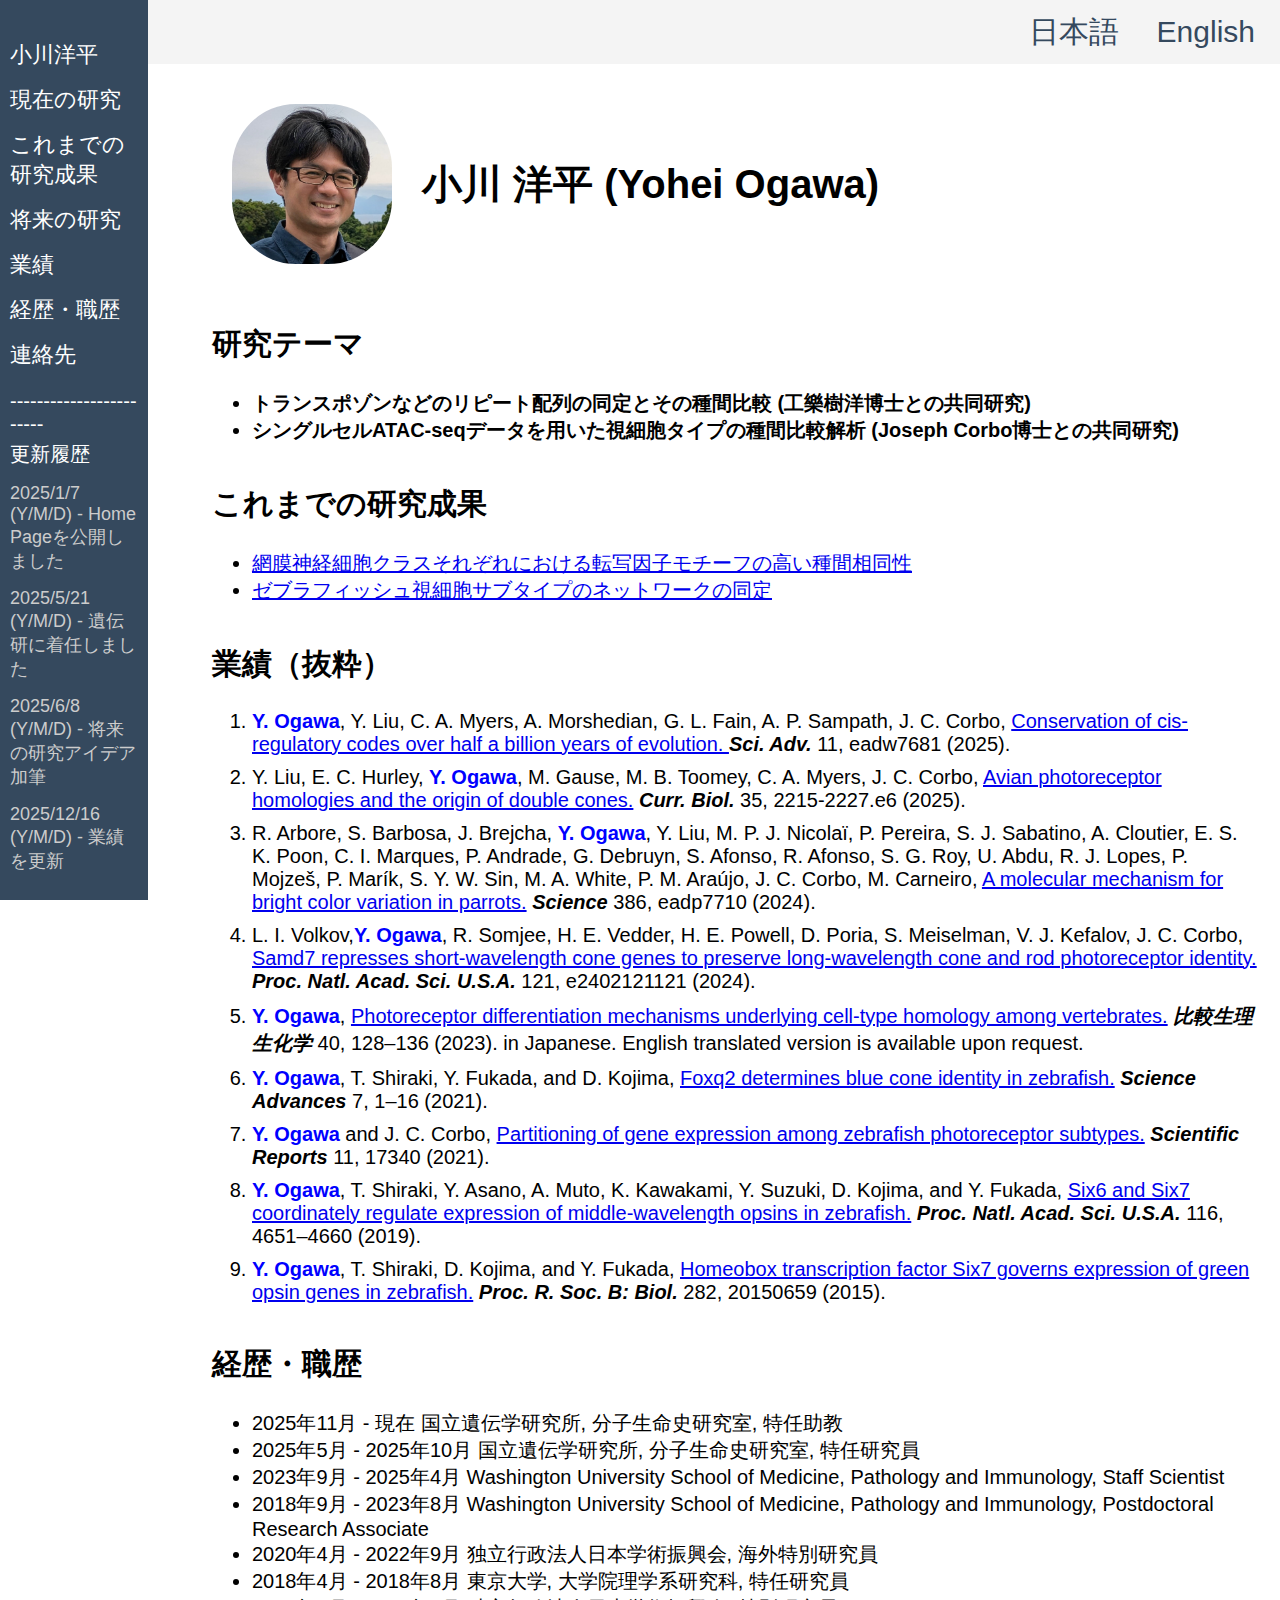
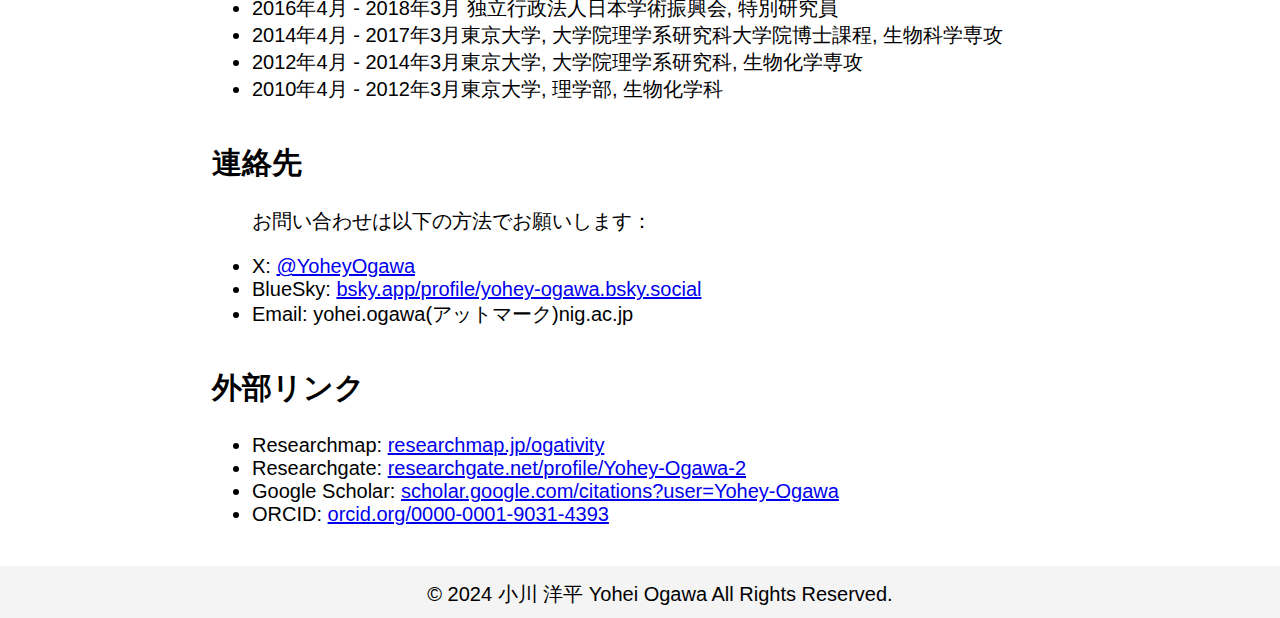
<file: index.html>
<!DOCTYPE html>
<html lang="ja">
<head>
    <meta charset="UTF-8">
    <meta name="viewport" content="width=device-width, initial-scale=1.0">
    <title> Yohey Ogawa (小川 洋平) </title>

    <!-- 外部CSSファイルの読み込み -->
    <link rel="stylesheet" href="style_v2.css">

</head>

<body>

    <div class="language-switch">
        <a href="#" onclick="switchLanguage('ja')">日本語</a>
        <a href="#" onclick="switchLanguage('en')">English</a>
        <!-- mobile-header を直下に移動 -->
        <div class="mobile-header">
            <div lang="ja">
                <a href="#" onclick="toggleNav()">目次</a>
            </div>
            <div lang="en" style="display: none;">
                <a href="#" onclick="toggleNav()">menu</a>
            </div>
        </div>
    </div>

    <nav>
        <ul>
            <div lang="ja">
                <li><a href="#overview">小川洋平</a></li>
                <li><a href="#current">現在の研究</a></li>
                <li><a href="research.html">これまでの研究成果</a></li>
                <li><a href="futureresearch.html">将来の研究</a></li>
                <li><a href="#publications">業績</a></li>
                <li><a href="#career">経歴・職歴</a></li>
                <li><a href="#contact">連絡先</a></li>
            </div>
            <div lang="en">
                <li><a href="#overview">Yohei Ogawa</a></li>
                <li><a href="#current">Current Research</a></li>
                <li><a href="research.html?lang=en">Previous Research</a></li>
                <li><a href="futureresearch.html?lang=en">Future Research as Independent Researcher</a></li>
                <li><a href="#publications">Publications</a></li>
                <li><a href="#career">Career</a></li>
                <li><a href="#contact">Contact</a></li>
            </div>
        </ul>
        <!-- 更新履歴のプレースホルダー -->
        <div class="update-history">
            <p style="text-indent: 0em;">------------------------</p>
            <p lang="ja" style="text-indent: 0em;">更新履歴</p>
            <p lang="en" style="display: none;text-indent: 0em;">Update History</p>
            <ul id="update-list"></ul>
        </div>
    </nav>

    <main>

        <section id="overview">
            <header>
                <!-- プロフィール画像とタイトルを横並びに配置 -->
                <div class="header-content">
                    <img src="./media_file/photo/Yohei_Ogawa.jpeg" alt="プロフィール画像" class="profile-image">
                    <h1>小川 洋平 (Yohei Ogawa)</h1>
                </div>
                <!--<p class="sub-title">生物科学研究者</p>-->
            </header>
    
        </section>

        <section id="current">
            <div lang="ja">
               <h2>研究テーマ</h2>
               <ul>
                    <li><b>トランスポゾンなどのリピート配列の同定とその種間比較 (工樂樹洋博士との共同研究)</b></li>
                    <li><b>シングルセルATAC-seqデータを用いた視細胞タイプの種間比較解析 (Joseph Corbo博士との共同研究)</b></li>
                </ul>

            </div>
            <div lang="en">
                <h2>Research Themes</h2>
                 <ul>
                    <li><b>Interspecies comparison of interspersed repeats and simple repeats (in collaboration with Dr. Shigehiro Kuraku)</b></li>
                    <li><b>Comparative analysis of photoreceptor cell types using single-cell ATAC-seq data (in collaboration with Dr. Joseph Corbo)</b></li>
                </ul>
             </div>
        </section>

            <div lang="ja">
               <h2>これまでの研究成果</h2>
               <ul>
                   <li><a href="research.html#atac">網膜神経細胞クラスそれぞれにおける転写因子モチーフの高い種間相同性</a></li>
                    <li><a href="research.html#zebrafish">ゼブラフィッシュ視細胞サブタイプのネットワークの同定</a></li>
                </ul>
            </div>
            <div lang="en">
               <h2>Previous Research</h2>
               <ul>
                   <li><a href="research.html?lang=en#atac">Deep interspecies conservation of transcription factor motifs in retinal cell classes</a></li>
                    <li><a href="research.html?lang=en#zebrafish">Identification of transcriptional network in zebrafish photoreceptors</a></li>
                </ul>
            </div>
        
        <section id="publications">
            <div lang="ja">
                <h2>業績（抜粋）</h2>
                <ol>
                    <li style="margin-top: 10px;">
                        <span style="color: blue;"><b>Y. Ogawa</b></span>, Y. Liu, C. A. Myers, A. Morshedian, G. L. Fain, A. P. Sampath, J. C. Corbo, 
                        <a href="https://doi.org/10.1126/sciadv.adw7681"> Conservation of cis-regulatory codes over half a billion years of evolution. </a> 
                        <b><i>Sci. Adv.</i></b> 11, eadw7681 (2025).
                    </li>
                    <li style="margin-top: 10px;">
                        Y. Liu, E. C. Hurley, <span style="color: blue;"><b>Y. Ogawa</b></span>, M. Gause, M. B. Toomey, C. A. Myers, J. C. Corbo, 
                        <a href="https://doi.org/10.1016/j.cub.2025.02.040">Avian photoreceptor homologies and the origin of double cones.</a>
                        <i><b>Curr. Biol.</b></i> 35, 2215-2227.e6 (2025).
                    </li>
                    <li style="margin-top: 10px;">
                        R. Arbore, S. Barbosa, J. Brejcha, <span style="color: blue;"><b>Y. Ogawa</b></span>, Y. Liu, M. P. J. Nicolaï, P. Pereira, S. J. Sabatino, A. Cloutier, E. S. K. Poon, C. I. Marques, P. Andrade, G. Debruyn, S. Afonso, R. Afonso, S. G. Roy, U. Abdu, R. J. Lopes, P. Mojzeš, P. Marík, S. Y. W. Sin, M. A. White, P. M. Araújo, J. C. Corbo, M. Carneiro, 
                        <a href="https://doi.org/10.1126/science.adp7710"> A molecular mechanism for bright color variation in parrots.</a> 
                        <i><b>Science</b></i> 386, eadp7710 (2024).
                    </li>
                    <li style="margin-top: 10px;">
                    L. I. Volkov,<span style="color: blue;"><b>Y. Ogawa</b></span>, R. Somjee, H. E. Vedder, H. E. Powell, D. Poria, S. Meiselman, V. J. Kefalov, J. C. Corbo, 
                    <a href="https://doi.org/10.1073/pnas.2402121121"> Samd7 represses short-wavelength cone genes to preserve long-wavelength cone and rod photoreceptor identity.</a>
                    <i><b>Proc. Natl. Acad. Sci. U.S.A.</b></i> 121, e2402121121 (2024).
                    </li>
                    <li style="margin-top: 10px;">
                        <span style="color: blue;"><b>Y. Ogawa</b></span>, 
                        <a href="https://doi.org/10.3330/hikakuseiriseika.40.128"> Photoreceptor differentiation mechanisms underlying cell-type homology among vertebrates.</a>
                        <i><b>比較生理生化学</b></i> 40, 128–136 (2023). in Japanese. English translated version is available upon request.
                    </li>
                    <li style="margin-top: 10px;">
                        <span style="color: blue;"><b>Y. Ogawa</b></span>, T. Shiraki, Y. Fukada, and D. Kojima, 
                    <a href="https://doi.org/10.1126/sciadv.abi9784">Foxq2 determines blue cone identity in zebrafish.</a>  
                    <i><b>Science Advances</b></i> 7, 1–16 (2021).   
                    </li>
                    <li style="margin-top: 10px;">
                        <span style="color: blue;"><b>Y. Ogawa</b></span> and J. C. Corbo,  
                        <a href="https://doi.org/10.1038/s41598-021-96837-z">Partitioning of gene expression among zebrafish photoreceptor subtypes.</a>  
                        <i><b>Scientific Reports</b></i> 11, 17340 (2021). 
                    </li>
                    <li style="margin-top: 10px;">
                        <span style="color: blue;"><b>Y. Ogawa</b></span>, T. Shiraki, Y. Asano, A. Muto, K. Kawakami, Y. Suzuki, D. Kojima, and Y. Fukada, 
                        <a href="https://doi.org/10.1073/pnas.1812884116">Six6 and Six7 coordinately regulate expression of middle-wavelength opsins in zebrafish.</a>  
                        <i><b>Proc. Natl. Acad. Sci. U.S.A.</b></i> 116, 4651–4660 (2019). 
                    </li>
                    <li style="margin-top: 10px;">
                        <span style="color: blue;"><b>Y. Ogawa</b></span>, T. Shiraki, D. Kojima, and Y. Fukada, 
                        <a href="https://doi.org/10.1098/rspb.2015.0659 ">Homeobox transcription factor Six7 governs expression of green opsin genes in zebrafish.</a>  
                        <i><b> Proc. R. Soc. B: Biol. </b></i> 282, 20150659 (2015).
                    </li>
                </ol>
            </div>
            <div lang="en">
                <h2>Selected Publications</h2>
                <ol>
                    <li style="margin-top: 10px;">
                        <span style="color: blue;"><b>Y. Ogawa</b></span>, Y. Liu, C. A. Myers, A. Morshedian, G. L. Fain, A. P. Sampath, J. C. Corbo, 
                        <a href="https://doi.org/10.1126/sciadv.adw7681"> Conservation of cis-regulatory codes over half a billion years of evolution. </a> 
                        <b><i>Sci. Adv.</i></b> 11, eadw7681 (2025).
                    </li>
                    <li style="margin-top: 10px;">
                        Y. Liu, E. C. Hurley, <span style="color: blue;"><b>Y. Ogawa</b></span>, M. Gause, M. B. Toomey, C. A. Myers, J. C. Corbo, 
                        <a href="https://doi.org/10.1016/j.cub.2025.02.040">Avian photoreceptor homologies and the origin of double cones.</a>
                        <i><b>Curr. Biol.</b></i> 35, 2215-2227.e6 (2025).
                    </li>
                    <li style="margin-top: 10px;">
                        R. Arbore, S. Barbosa, J. Brejcha, <span style="color: blue;"><b>Y. Ogawa</b></span>, Y. Liu, M. P. J. Nicolaï, P. Pereira, S. J. Sabatino, A. Cloutier, E. S. K. Poon, C. I. Marques, P. Andrade, G. Debruyn, S. Afonso, R. Afonso, S. G. Roy, U. Abdu, R. J. Lopes, P. Mojzeš, P. Marík, S. Y. W. Sin, M. A. White, P. M. Araújo, J. C. Corbo, M. Carneiro, 
                        <a href="https://doi.org/10.1126/science.adp7710"> A molecular mechanism for bright color variation in parrots.</a> 
                        <i><b>Science</b></i> 386, eadp7710 (2024).
                    </li>
                    <li style="margin-top: 10px;">
                    L. I. Volkov,<span style="color: blue;"><b>Y. Ogawa</b></span>, R. Somjee, H. E. Vedder, H. E. Powell, D. Poria, S. Meiselman, V. J. Kefalov, J. C. Corbo, 
                    <a href="https://doi.org/10.1073/pnas.2402121121"> Samd7 represses short-wavelength cone genes to preserve long-wavelength cone and rod photoreceptor identity.</a>
                    <i><b>Proc. Natl. Acad. Sci. U.S.A.</b></i> 121, e2402121121 (2024).
                    </li>
                    <li style="margin-top: 10px;">
                        <span style="color: blue;"><b>Y. Ogawa</b></span>, T. Shiraki, Y. Fukada, and D. Kojima, 
                    <a href="https://doi.org/10.1126/sciadv.abi9784">Foxq2 determines blue cone identity in zebrafish.</a>  
                    <i><b>Science Advances</b></i> 7, 1–16 (2021).   
                    </li>
                    <li style="margin-top: 10px;">
                        <span style="color: blue;"><b>Y. Ogawa</b></span> and J. C. Corbo,  
                        <a href="https://doi.org/10.1038/s41598-021-96837-z">Partitioning of gene expression among zebrafish photoreceptor subtypes.</a>  
                        <i><b>Scientific Reports</b></i> 11, 17340 (2021). 
                    </li>
                    <li style="margin-top: 10px;">
                        <span style="color: blue;"><b>Y. Ogawa</b></span>, T. Shiraki, Y. Asano, A. Muto, K. Kawakami, Y. Suzuki, D. Kojima, and Y. Fukada, 
                        <a href="https://doi.org/10.1073/pnas.1812884116">Six6 and Six7 coordinately regulate expression of middle-wavelength opsins in zebrafish.</a>  
                        <i><b>Proc. Natl. Acad. Sci. U.S.A.</b></i> 116, 4651–4660 (2019). 
                    </li>
                    <li style="margin-top: 10px;">
                        <span style="color: blue;"><b>Y. Ogawa</b></span>, T. Shiraki, D. Kojima, and Y. Fukada, 
                        <a href="https://doi.org/10.1098/rspb.2015.0659 ">Homeobox transcription factor Six7 governs expression of green opsin genes in zebrafish.</a>  
                        <i><b> Proc. R. Soc. B: Biol. </b></i> 282, 20150659 (2015).
                    </li>
                </ol>
            </div>
        </section>

        <section id="career">
            <div lang="ja">
                <h2>経歴・職歴</h2>
                <ul>
                    <li>
                        2025年11月 - 現在 国立遺伝学研究所, 分子生命史研究室, 特任助教
                    </li>
                    <li>
                        2025年5月 - 2025年10月 国立遺伝学研究所, 分子生命史研究室, 特任研究員
                    </li>
                    <li>
                        2023年9月 - 2025年4月 Washington University School of Medicine, Pathology and Immunology, Staff Scientist 
                    </li>
                    <li>
                        2018年9月 - 2023年8月 Washington University School of Medicine, Pathology and Immunology, Postdoctoral Research Associate 
                    </li>
                    <li>
                        2020年4月 - 2022年9月 独立行政法人日本学術振興会, 海外特別研究員 
                    </li>
                    <li>
                        2018年4月 - 2018年8月 東京大学, 大学院理学系研究科, 特任研究員
                    </li>
                    <li>
                        2016年4月 - 2018年3月 独立行政法人日本学術振興会, 特別研究員
                    </li>
                    <li>2014年4月 - 2017年3月東京大学, 大学院理学系研究科大学院博士課程, 生物科学専攻 </li>
                    <li>
                        2012年4月 - 2014年3月東京大学, 大学院理学系研究科, 生物化学専攻
                    </li>
                    <li> 
                        2010年4月 - 2012年3月東京大学, 理学部, 生物化学科
                    </li>
                </ul>
            </div>
            <div lang="en">
                <h2>Career</h2>
                <ul>
                    <li>
                        2025 Nov-Present, <b>Project Assistant Professor</b><br>
                        National Institue of Genetics, Molecular Life History Laboratory, Mishima, Japan
                    </li>
                    <li style="margin-top: 0.5em;">
                        2025 May-Oct, <b>Project Researcher</b><br>
                        National Institue of Genetics, Molecular Life History Laboratory, Mishima, Japan
                    </li>
                    <li style="margin-top: 0.5em;">
                        2023 Sept-2025 Apr, <b>Staff Scientist</b><br>
                        Washington University School of Medicine, Department of Pathology and Immunology, St. Louis, USA
                    </li>
                    <li style="margin-top: 0.5em;">
                        2018 Sept-2023 Aug, <b>Postdoctoral Research Associate</b><br>
                        Washington University School of Medicine, Department of Pathology and Immunology, St. Louis, USA
                    </li>
                    <li style="margin-top: 0.5em;">
                        2018 Apr-Aug, <b>Postdoctoral Fellow</b><br>
                        University of Tokyo, Department of Biological Sciences, Tokyo, JAPAN
                    </li>
                    <li style="margin-top: 0.5em;">
                        2017 Apr-2018 Mar, <b>Research Fellow (Postdoctoral) of Japan Society for the Promotion of Science</b><br>
                        University of Tokyo, Department of Biological Sciences, Tokyo, JAPAN
                    </li>
                    <li style="margin-top: 0.5em;">
                        2012-2017, <b>Graduate student</b><br>
                        The University of Tokyo, Graduate School of Science, Department of Biological Sciences, Tokyo, JAPAN
                    </li>
                    <li style="margin-top: 0.5em;">
                        2008-2012, <b>Undergraduate student</b><br>
                        The University of Tokyo, Faculty of Science, Department of Biophysics and Biochemistry, Tokyo, JAPAN
                    </li>
                </ul>
            </div>
        </section>

        <section id="contact">
            <div lang="ja">
                <h2>連絡先</h2>
                <p>お問い合わせは以下の方法でお願いします：</p>
                <ul>
                    <li>X: <a href="https://x.com/YoheyOgawa" target="_blank">@YoheyOgawa</a></li>
                    <li>BlueSky: <a href="https://bsky.app/profile/yohey-ogawa.bsky.social" target="_blank">bsky.app/profile/yohey-ogawa.bsky.social</a></li>
                    <li>Email: <span class="email">yohei.ogawa(アットマーク)nig.ac.jp</span></li>
                </ul>
            </div>
            <div lang="en" style="display: none;">
                <h2>Contact</h2>
                <p>You can reach me through the following methods:</p>
                <ul>
                    <li>X: <a href="https://x.com/YoheyOgawa" target="_blank">@YoheyOgawa</a></li>
                    <li>BlueSky: <a href="https://bsky.app/profile/yohey-ogawa.bsky.social" target="_blank">bsky.app/profile/yohey-ogawa.bsky.social</a></li>
                    <li>Email: <span class="email">yohei.ogawa(アットマーク)nig.ac.jp</span></li>
                </ul>
            </div>
        </section>

        <section id="external-links">
            <div lang="ja" style="display: none;">
                <h2>外部リンク</h2>
                <ul>
                    <li>Researchmap: <a href="https://researchmap.jp/ogativity" target="_blank"> researchmap.jp/ogativity</a></li>
                    <li>Researchgate: <a href="https://www.researchgate.net/profile/Yohey-Ogawa-2" target="_blank">researchgate.net/profile/Yohey-Ogawa-2</a></li>
                    <li>Google Scholar: <a href="https://scholar.google.com/citations?user=TaOYI3QAAAAJ&hl=ja&oi=sra" target="_blank">scholar.google.com/citations?user=Yohey-Ogawa</a></li>
                    <li>ORCID: <a href="https://orcid.org/0000-0001-9031-4393" target="_blank">orcid.org/0000-0001-9031-4393</a></li>
                </ul>
            </div>
            <div lang="en" style="display: none;">
                <h2>External Links</h2>
                <ul>
                    <li>Researchmap: <a href="https://researchmap.jp/ogativity" target="_blank"> researchmap.jp/ogativity</a></li>
                    <li>Researchgate: <a href="https://www.researchgate.net/profile/Yohey-Ogawa-2" target="_blank">researchgate.net/profile/Yohey-Ogawa-2</a></li>
                    <li>Google Scholar: <a href="https://scholar.google.com/citations?user=TaOYI3QAAAAJ&hl=ja&oi=sra" target="_blank">scholar.google.com/citations?user=Yohey-Ogawa</a></li>
                    <li>ORCID: <a href="https://orcid.org/0000-0001-9031-4393" target="_blank">orcid.org/0000-0001-9031-4393</a></li>
                </ul>
            </div>
        </section>
    </main>

    <footer>
        <p>&copy; 2024 小川 洋平 Yohei Ogawa All Rights Reserved.</p>
    </footer>

    <!-- java scriptの読み込み -->
    <script src="script.js" defer></script>

</body>
</html>
</file>
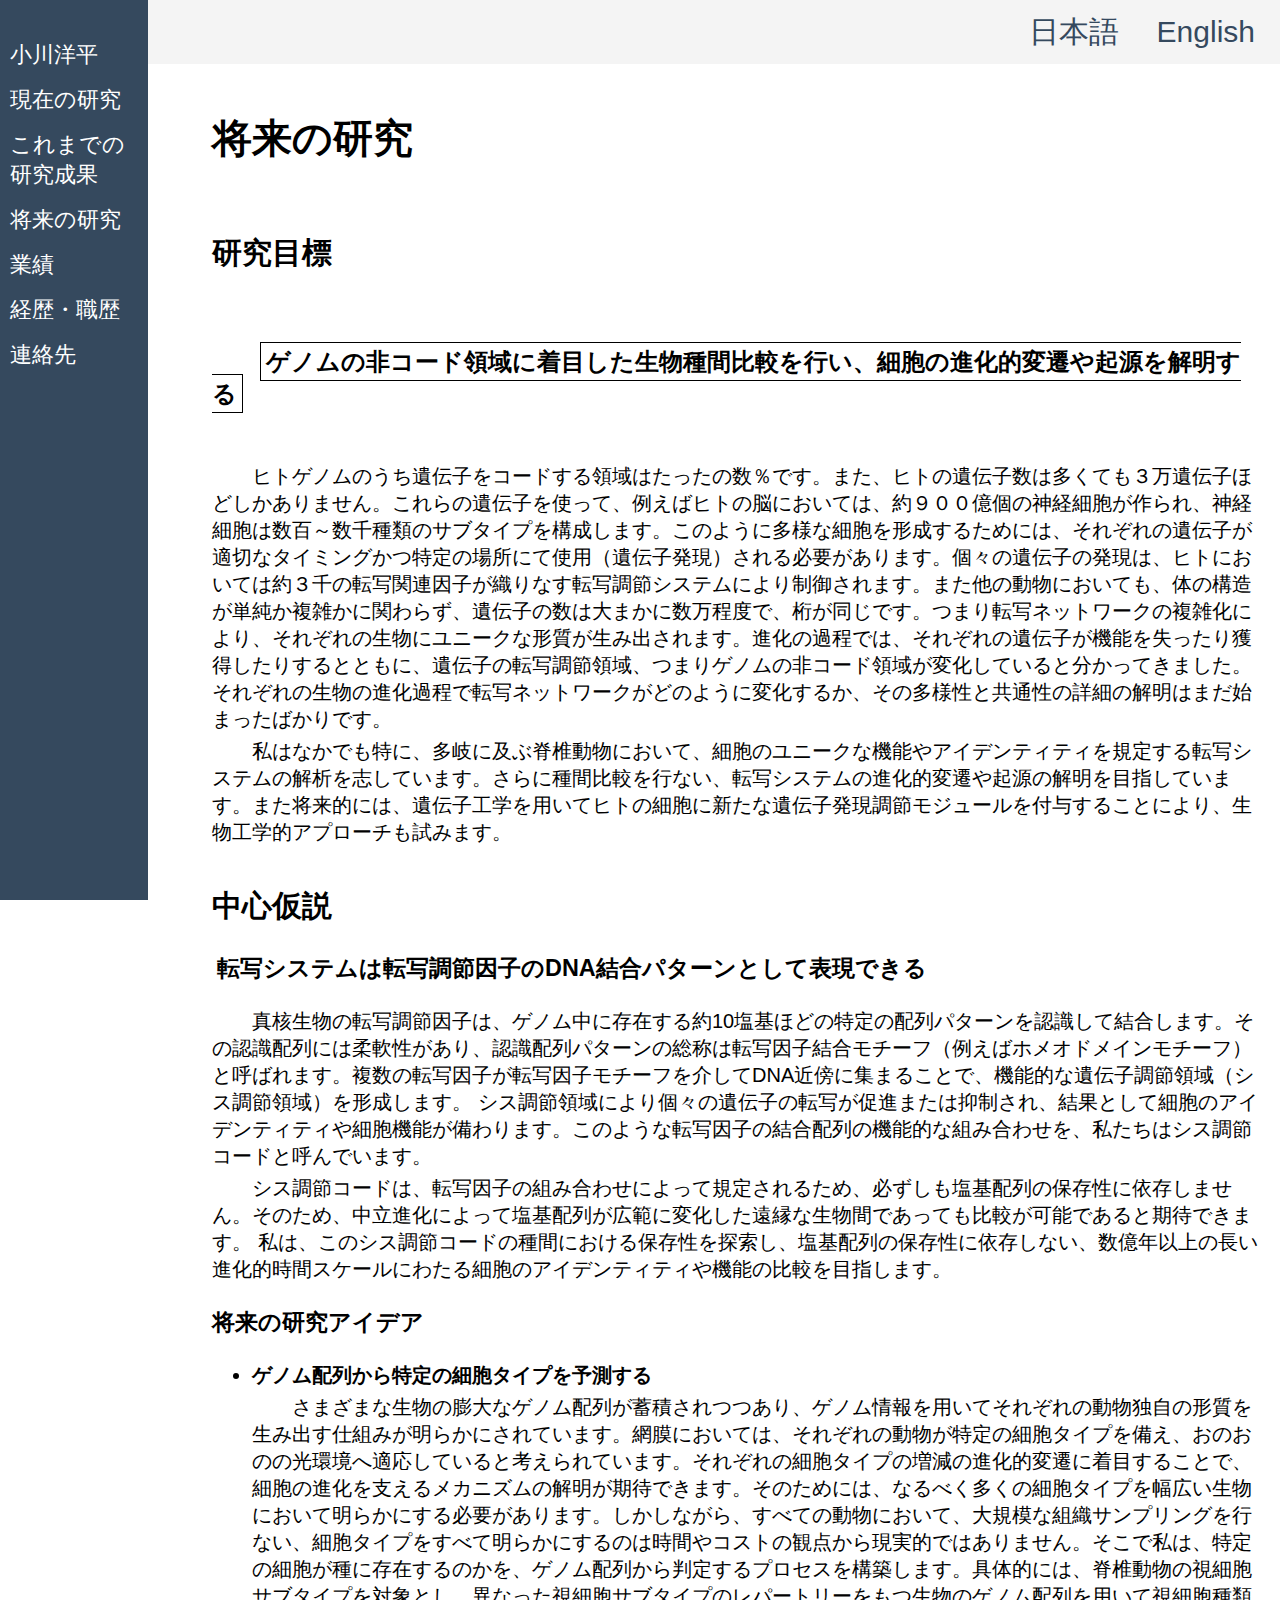
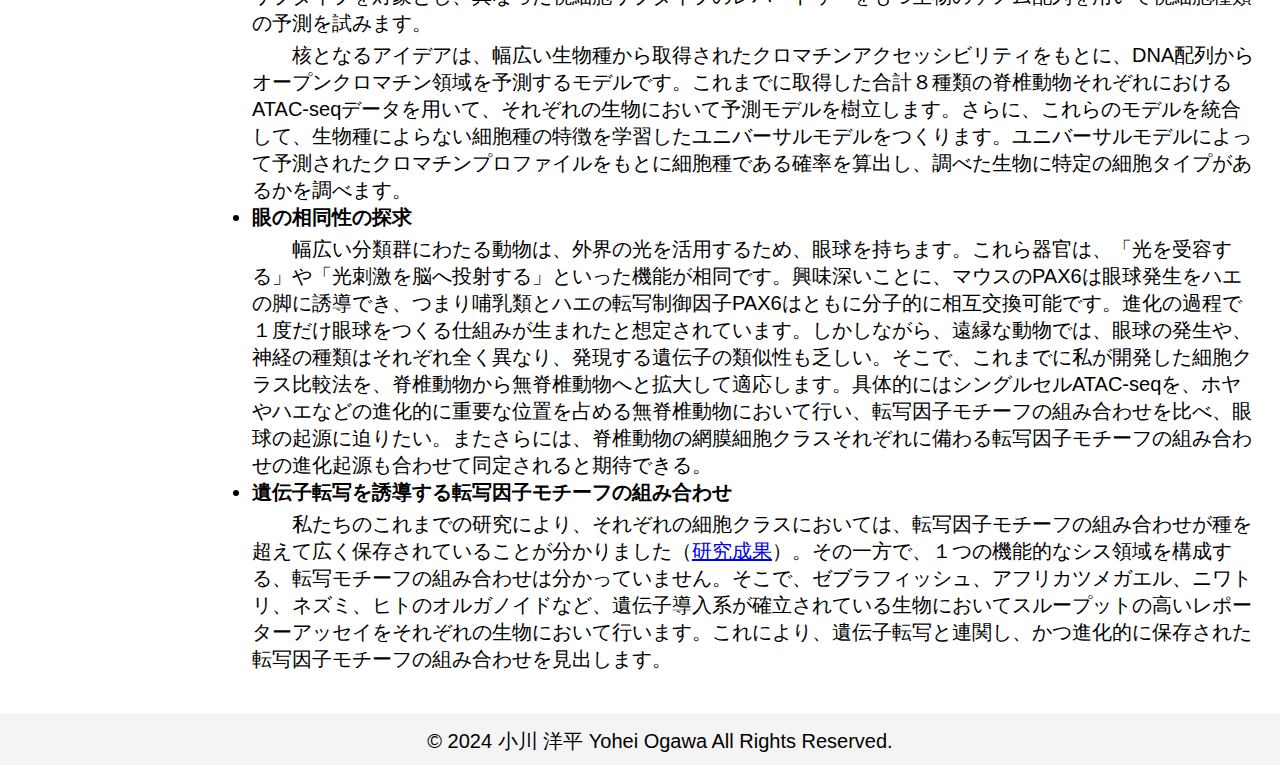
<file: futureresearch.html>
<!DOCTYPE html>
<html lang="ja">
<head>
    <meta charset="UTF-8">
    <meta name="viewport" content="width=device-width, initial-scale=1.0">
    <title>Research (研究成果)</title>

    <!-- 外部CSSファイルの読み込み -->
    <link rel="stylesheet" href="style_v2.css">

</head>

<body>

    <div class="language-switch">
        <a href="#" onclick="switchLanguage('ja')">日本語</a>
        <a href="#" onclick="switchLanguage('en')">English</a>
        <!-- mobile-header を直下に移動 -->
        <div class="mobile-header">
            <div lang="ja">
                <a href="#" onclick="toggleNav()">目次</a>
            </div>
            <div lang="en" style="display: none;">
                <a href="#" onclick="toggleNav()">Menu</a>
            </div>
        </div>
    </div>

    <nav>
        <ul>
            <div lang="ja">
                <li><a href="index.html#overview">小川洋平</a></li>
                <li><a href="index.html#current">現在の研究</a></li>
                <li><a href="research.html">これまでの研究成果</a></li>
                <li><a href="futureresearch.html">将来の研究</a></li>
                <li><a href="index.html#publications">業績</a></li>
                <li><a href="index.html#career">経歴・職歴</a></li>
                <li><a href="index.html#contact">連絡先</a></li>
            </div>
            <div lang="en">
                <li><a href="index.html?lang=en#overview">Yohei Ogawa</a></li>
                <li><a href="index.html?lang=en#current">Current Research</a></li>
                <li><a href="research.html?lang=en">Previous Research</a></li>
                <li><a href="futureresearch.html?lang=en">Future Research as Independent Researcher</a></li>
                <li><a href="index.html?lang=en#publications">Publications</a></li>
                <li><a href="index.html?lang=en#career">Career</a></li>
                <li><a href="index.html?lang=en#contact">Contact</a></li>
            </div>
        </ul>
    </nav>

    <main>
        <div lang="ja">
            <h1>将来の研究</h1>
        </div>
        <div lang="en">
            <h1>Future research as independent researcher</h1>
        </div>


        <section id="atac">

            <div lang="ja">

                <h2 style="display: inline-block; margin-right: 20px;">研究目標</h2>
                <p style="display: inline-block;font-size:x-large; margin-top: 2em; margin-bottom: 2em;"><strong style="border: 1px solid; padding: 5px;">ゲノムの非コード領域に着目した生物種間比較を行い、細胞の進化的変遷や起源を解明する</strong></p>
                <p>ヒトゲノムのうち遺伝子をコードする領域はたったの数％です。また、ヒトの遺伝子数は多くても３万遺伝子ほどしかありません。これらの遺伝子を使って、例えばヒトの脳においては、約９００億個の神経細胞が作られ、神経細胞は数百～数千種類のサブタイプを構成します。このように多様な細胞を形成するためには、それぞれの遺伝子が適切なタイミングかつ特定の場所にて使用（遺伝子発現）される必要があります。個々の遺伝子の発現は、ヒトにおいては約３千の転写関連因子が織りなす転写調節システムにより制御されます。また他の動物においても、体の構造が単純か複雑かに関わらず、遺伝子の数は大まかに数万程度で、桁が同じです。つまり転写ネットワークの複雑化により、それぞれの生物にユニークな形質が生み出されます。進化の過程では、それぞれの遺伝子が機能を失ったり獲得したりするとともに、遺伝子の転写調節領域、つまりゲノムの非コード領域が変化していると分かってきました。それぞれの生物の進化過程で転写ネットワークがどのように変化するか、その多様性と共通性の詳細の解明はまだ始まったばかりです。</p>
                <p>私はなかでも特に、多岐に及ぶ脊椎動物において、細胞のユニークな機能やアイデンティティを規定する転写システムの解析を志しています。さらに種間比較を行ない、転写システムの進化的変遷や起源の解明を目指しています。また将来的には、遺伝子工学を用いてヒトの細胞に新たな遺伝子発現調節モジュールを付与することにより、生物工学的アプローチも試みます。</p>
                <h2>中心仮説</h2>
                <h3><strong style="padding: 5px;">転写システムは転写調節因子のDNA結合パターンとして表現できる</strong></h3>
                <p>真核生物の転写調節因子は、ゲノム中に存在する約10塩基ほどの特定の配列パターンを認識して結合します。その認識配列には柔軟性があり、認識配列パターンの総称は転写因子結合モチーフ（例えばホメオドメインモチーフ）と呼ばれます。複数の転写因子が転写因子モチーフを介してDNA近傍に集まることで、機能的な遺伝子調節領域（シス調節領域）を形成します。
                    シス調節領域により個々の遺伝子の転写が促進または抑制され、結果として細胞のアイデンティティや細胞機能が備わります。このような転写因子の結合配列の機能的な組み合わせを、私たちはシス調節コードと呼んでいます。
                    </p>
                <p>シス調節コードは、転写因子の組み合わせによって規定されるため、必ずしも塩基配列の保存性に依存しません。そのため、中立進化によって塩基配列が広範に変化した遠縁な生物間であっても比較が可能であると期待できます。
                    私は、このシス調節コードの種間における保存性を探索し、塩基配列の保存性に依存しない、数億年以上の長い進化的時間スケールにわたる細胞のアイデンティティや機能の比較を目指します。</p>
            
                <h3>将来の研究アイデア</h3>
                <ul>
                    <li><b>ゲノム配列から特定の細胞タイプを予測する</b></li>
                    <p>さまざまな生物の膨大なゲノム配列が蓄積されつつあり、ゲノム情報を用いてそれぞれの動物独自の形質を生み出す仕組みが明らかにされています。網膜においては、それぞれの動物が特定の細胞タイプを備え、おのおのの光環境へ適応していると考えられています。それぞれの細胞タイプの増減の進化的変遷に着目することで、細胞の進化を支えるメカニズムの解明が期待できます。そのためには、なるべく多くの細胞タイプを幅広い生物において明らかにする必要があります。しかしながら、すべての動物において、大規模な組織サンプリングを行ない、細胞タイプをすべて明らかにするのは時間やコストの観点から現実的ではありません。そこで私は、特定の細胞が種に存在するのかを、ゲノム配列から判定するプロセスを構築します。具体的には、脊椎動物の視細胞サブタイプを対象とし、異なった視細胞サブタイプのレパートリーをもつ生物のゲノム配列を用いて視細胞種類の予測を試みます。</p>
                    <p>核となるアイデアは、幅広い生物種から取得されたクロマチンアクセッシビリティをもとに、DNA配列からオープンクロマチン領域を予測するモデルです。これまでに取得した合計８種類の脊椎動物それぞれにおけるATAC-seqデータを用いて、それぞれの生物において予測モデルを樹立します。さらに、これらのモデルを統合して、生物種によらない細胞種の特徴を学習したユニバーサルモデルをつくります。ユニバーサルモデルによって予測されたクロマチンプロファイルをもとに細胞種である確率を算出し、調べた生物に特定の細胞タイプがあるかを調べます。</p>
                    <li><b>眼の相同性の探求</b></li>
                    <p>幅広い分類群にわたる動物は、外界の光を活用するため、眼球を持ちます。これら器官は、「光を受容する」や「光刺激を脳へ投射する」といった機能が相同です。興味深いことに、マウスのPAX6は眼球発生をハエの脚に誘導でき、つまり哺乳類とハエの転写制御因子PAX6はともに分子的に相互交換可能です。進化の過程で１度だけ眼球をつくる仕組みが生まれたと想定されています。しかしながら、遠縁な動物では、眼球の発生や、神経の種類はそれぞれ全く異なり、発現する遺伝子の類似性も乏しい。そこで、これまでに私が開発した細胞クラス比較法を、脊椎動物から無脊椎動物へと拡大して適応します。具体的にはシングルセルATAC-seqを、ホヤやハエなどの進化的に重要な位置を占める無脊椎動物において行い、転写因子モチーフの組み合わせを比べ、眼球の起源に迫りたい。またさらには、脊椎動物の網膜細胞クラスそれぞれに備わる転写因子モチーフの組み合わせの進化起源も合わせて同定されると期待できる。</p>
                    <li><b>遺伝子転写を誘導する転写因子モチーフの組み合わせ</b></li>
                    <p>私たちのこれまでの研究により、それぞれの細胞クラスにおいては、転写因子モチーフの組み合わせが種を超えて広く保存されていることが分かりました（<a href="research.html#atac">研究成果</a>）。その一方で、１つの機能的なシス領域を構成する、転写モチーフの組み合わせは分かっていません。そこで、ゼブラフィッシュ、アフリカツメガエル、ニワトリ、ネズミ、ヒトのオルガノイドなど、遺伝子導入系が確立されている生物においてスループットの高いレポーターアッセイをそれぞれの生物において行います。これにより、遺伝子転写と連関し、かつ進化的に保存された転写因子モチーフの組み合わせを見出します。</p>
                </ul>
            </div>

            <div lang="en" style="display: none;">
                <h2 style="display: inline-block; margin-right: 20px;">Research Goals</h2>
                <p style="display: inline-block;font-size:large; margin-top: 2em; margin-bottom: 2em;"><strong style="border: 1px solid; padding: 5px;">Comparing gene transcription systems across species to elucidate the evolutionary transitions and origins of cells</strong></p>
                <p>Only a few percent of the human genome contains genes, and there are about 30,000 of them at most. Using genes in the human brain, for example, about 90 billion neurons are created, and neurons form hundreds to thousands of subtypes. To form such diverse cells, each gene must be used (expressed) at the right time and in the right place. The expression of individual genes is controlled by a system of about 3,000 factors in humans and mice. In animals, the number of genes is roughly tens of thousands, regardless of whether their body structure is simple or complex. In other words, the complexity of the transcription network creates the unique traits of each organism. It has been found that during evolution, the transcriptional control mechanisms change as genes lose or gain functions. We are just beginning to understand how these networks change during evolution.</p>
                <p>I am particularly interested in studying the transcription systems that define the unique functions and identities of cells in non-mammalian vertebrates. Furthermore, I aim to understand how these systems have evolved and where they came from by comparing them across different species, including mammals, which is a common practice in research. In the future, I hope to contribute to medicine by using genetic engineering to add new functions to human cells.</p>
                <h2>Central Hypothesis</h2>
                <h3><strong style="padding: 5px;">The transcription system can be represented as patterns of transcription factor binding</strong></h3>
                <p>Eukaryotic transcription factors are capable of recognizing and binding to specific nucleotide sequences in the genome. These recognition sequences exhibit flexibility, and the general term for recognition sequence patterns is transcription factor binding motifs (e.g., homeodomain motifs). Multiple transcription factors gather near DNA through transcription factor motifs to form functional gene regulatory regions (cis-regulatory regions). These cis-regulatory regions promote or inhibit the transcription of individual genes, resulting in cell identity and function. The term "cis-regulatory codes" is employed to denote the functional combinations of transcription factor binding sequences. The objective of my study is to make comparisons of cis-regulatory codes across species, with the aim of conducting interspecies comparisons of cell identity and function over extended periods of time (hundreds of millions of years) that are not contingent upon the conservation of nucleotide sequences.</p>
            
            <h3>Future Research Ideas</h3>
                 <ul>
                    <li>Predicting specific cell types from genome sequences</li>
                    <p>There is a lot of data about genomes from different organisms. This data helps us understand how animals' traits are formed. It seems that each animal has certain cell types in its retina. These cell types help each animal adapt to its own light environment. By studying how cell types change over time, we can learn more about how cells evolve. To do this, we need to identify as many cell types as possible in many different organisms. But it would take too long and cost too much to collect samples from all animals and identify all their cell types. So, I will build a process to determine whether a specific cell exists in a species based on its genome sequence. Specifically, I will target photoreceptor subtypes in vertebrates and try to predict photoreceptor types using the genome sequences of organisms with different photoreceptor subtypes.</p>
                    <p>The main idea is to predict open chromatin regions from DNA sequences based on data about chromatin accessibility from many different species. We will create a prediction model for each species using ATAC-seq data from a total of eight different vertebrate species. We will also combine these models to create a universal model that has learned the characteristics of cell types that are not dependent on the species. We will calculate the probability of a cell type based on the chromatin profile predicted by the universal model. Then, we will investigate whether there are specific cell types in the organisms we have studied.</p>
                    <li>Exploration of eye homology</li>
                    <p>Animals across a wide range of taxa possess eyes to utilize external light, and these organs exhibit homologous functions, such as "receiving light" and "projecting light stimuli to the brain."Notably, mouse transcriptional regulator PAX6 has been observed to induce eye development in the legs of flies, suggesting that PAX6 in mouse and flies are molecularly interchangeable.Consequently, a hypothesis has been postulated that the mechanism underlying eye development emerged on a singular occasion during the course of evolution. However, in distantly related animals, the process of eye development and the types of neurons are completely different, and the sequence similarity of expressed genes is low.In light of these findings, the present study aims to apply the cell class comparison method initially developed in vertebrates to invertebrates.Specifically, the study will entail the implementation of single-cell ATAC-seq of eyes in invertebrates, which occupy a substantial evolutionary niche, including tunicates and flies. This approach will facilitate a comparative analysis of transcription systems, encompassing the examination of combinations of transcription factor motifs.This approach will facilitate the investigation of the evolution of eyes.Furthermore, it is anticipated that the evolutionary origins of the combinations of transcription factor motifs present in each retinal cell class of vertebrates will be identified.</p>
                    <li>Combinations of transcription factor motifs that induce gene transcription</li>
                    <p>Our previous research has shown that combinations of transcription factor motifs are widely conserved across species in each cell class (<a href="research.html#atac">Research Results</a>). However, the combinations of transcription motifs that constitute a single functional cis-regulatory region are not yet known. Therefore, we will conduct high-throughput reporter assays in organisms with established gene introduction systems, such as zebrafish, African clawed frog, chicken, mouse, and human organoids. This will allow us to identify combinations of transcription factor motifs that are associated with gene transcription and evolutionarily conserved.</p>
                 </ul>
            </div>

        </section>

    </main>

    <footer>
        <p>&copy; 2024 小川 洋平 Yohei Ogawa All Rights Reserved.</p>
    </footer>

    <!-- java scriptの読み込み -->
    <script src="script.js" defer></script>

</body>
</html>
</file>
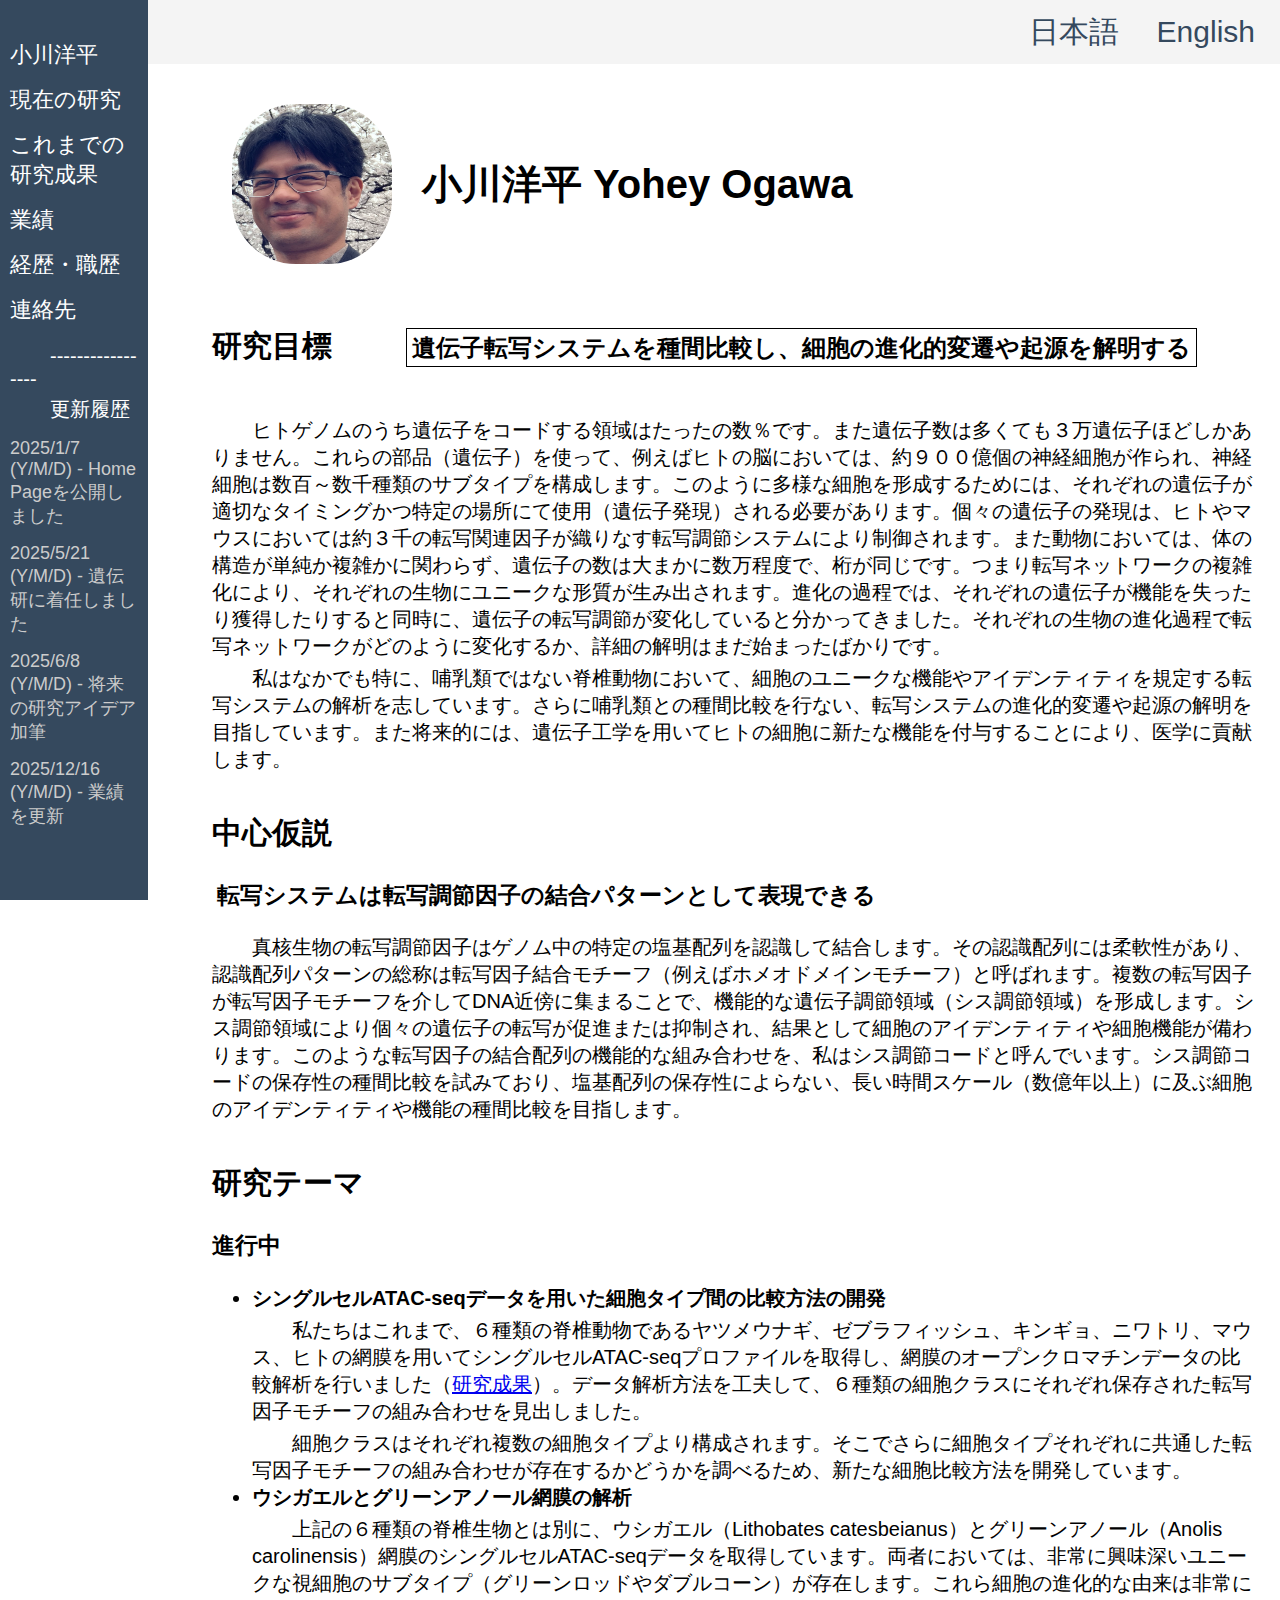
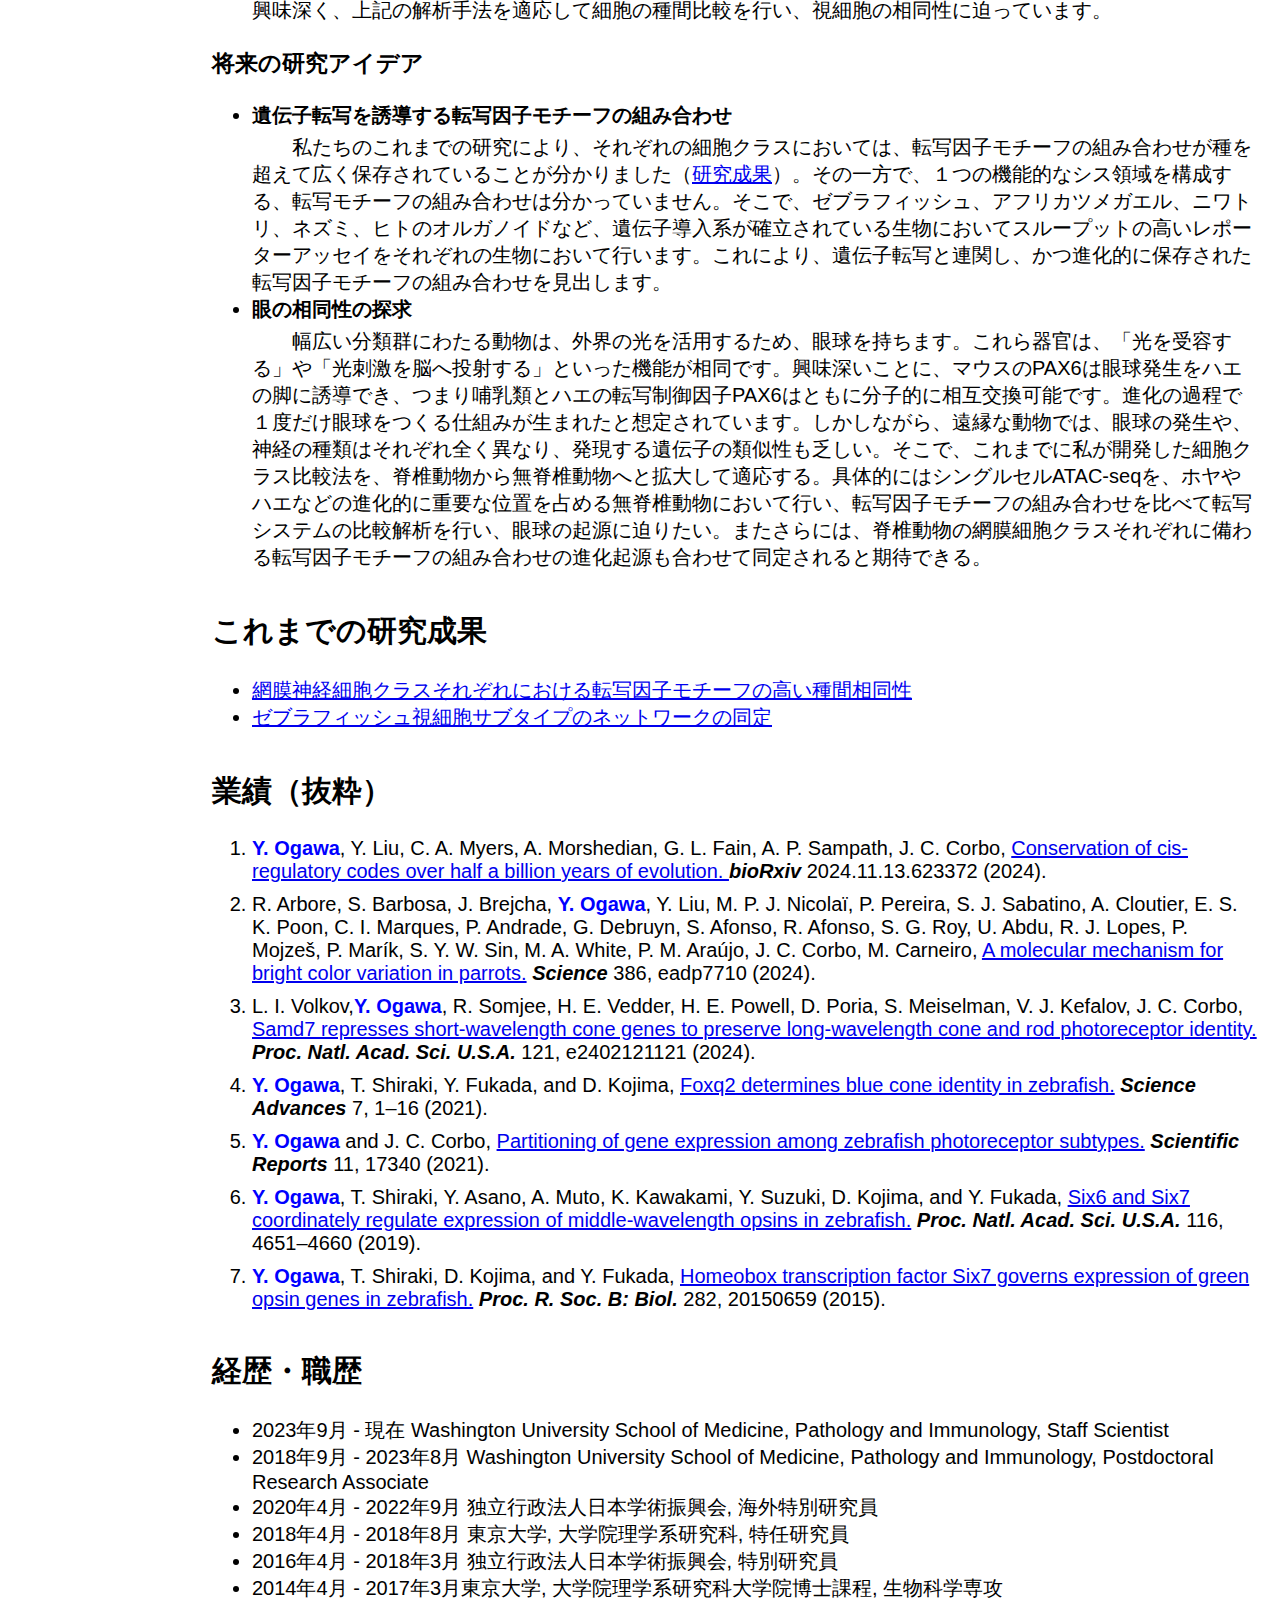
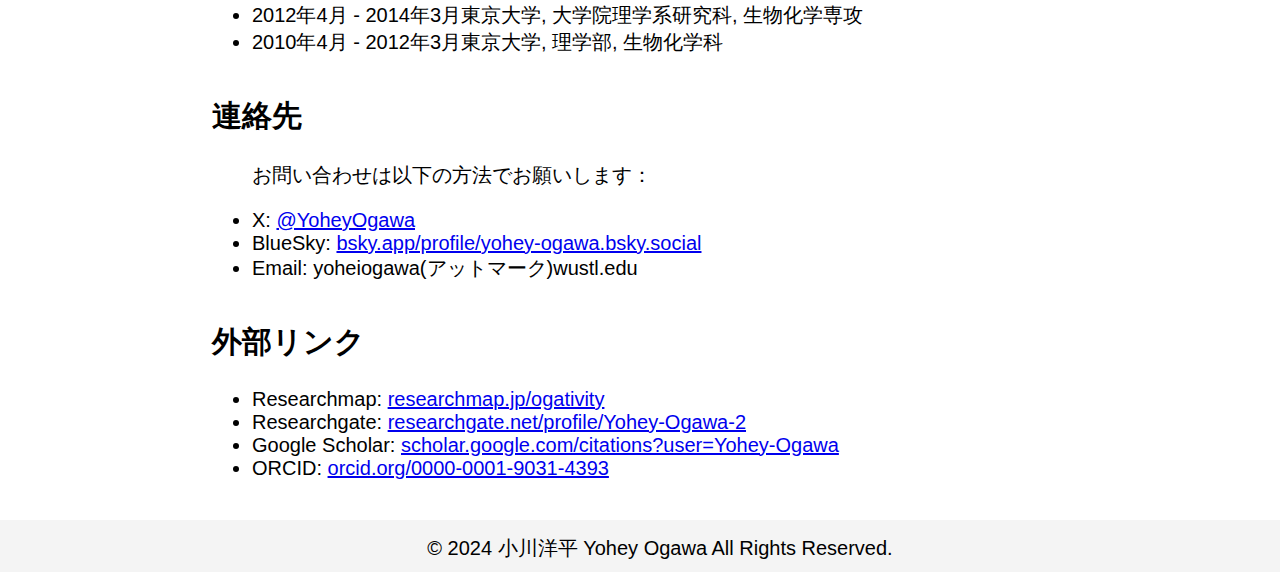
<file: index_v1_8.html>
<!DOCTYPE html>
<html lang="ja">
<!-- 
cd ~/Downloads 
python -m http.server

ブラウザでアクセス:
http://localhost:8000/index_v1_6.html
-->
<head>
    <meta charset="UTF-8">
    <meta name="viewport" content="width=device-width, initial-scale=1.0">
    <title> 小川洋平 Yohey Ogawa</title>

    <!-- 外部CSSファイルの読み込み -->
    <link rel="stylesheet" href="style_v2.css">

</head>
<body>

    <div class="language-switch">
        <a href="#" onclick="switchLanguage('ja')">日本語</a>
        <a href="#" onclick="switchLanguage('en')">English</a>
    </div>

    <nav>
        <ul>
            <div lang="ja">
                <li><a href="#overview">小川洋平</a></li>
                <li><a href="#current">現在の研究</a></li>
                <li><a href="research.html">これまでの研究成果</a></li>
                <li><a href="#publications">業績</a></li>
                <li><a href="#career">経歴・職歴</a></li>
                <li><a href="#contact">連絡先</a></li>
            </div>
            <div lang="en">
                <li><a href="#overview">Yohey Ogawa</a></li>
                <li><a href="#current">Current Research</a></li>
                <li><a href="research.html">Previous Research</a></li>
                <li><a href="#publications">Publications</a></li>
                <li><a href="#career">Career</a></li>
                <li><a href="#contact">Contact</a></li>
            </div>
        </ul>
        <!-- 更新履歴のプレースホルダー -->
        <div class="update-history">
            <p>-----------------</p>
            <p lang="ja">更新履歴</p>
            <p lang="en" style="display: none;">Update History</p>
            <ul id="update-list"></ul>
        </div>
    </nav>

    <div class="mobile-header">
        <a href="#">メニューを表示</a>
    </div>

    <main>

        <section id="overview">
            <header>
                <!-- プロフィール画像とタイトルを横並びに配置 -->
                <div class="header-content">
                    <img src="./media_file/photo/Yohei_Ogawa_cherry.jpeg" alt="プロフィール画像" class="profile-image">
                    <h1>小川洋平 Yohey Ogawa</h1>
                </div>
                <!--<p class="sub-title">生物科学研究者</p>-->
            </header>
    
            <div lang="ja">

                <h2 style="display: inline-block; margin-right: 20px;">研究目標</h2>
                <p style="display: inline-block;font-size:x-large; margin-top: 2em; margin-bottom: 2em;"><strong style="border: 1px solid; padding: 5px;">遺伝子転写システムを種間比較し、細胞の進化的変遷や起源を解明する</strong></p>
                <p>ヒトゲノムのうち遺伝子をコードする領域はたったの数％です。また遺伝子数は多くても３万遺伝子ほどしかありません。これらの部品（遺伝子）を使って、例えばヒトの脳においては、約９００億個の神経細胞が作られ、神経細胞は数百～数千種類のサブタイプを構成します。このように多様な細胞を形成するためには、それぞれの遺伝子が適切なタイミングかつ特定の場所にて使用（遺伝子発現）される必要があります。個々の遺伝子の発現は、ヒトやマウスにおいては約３千の転写関連因子が織りなす転写調節システムにより制御されます。また動物においては、体の構造が単純か複雑かに関わらず、遺伝子の数は大まかに数万程度で、桁が同じです。つまり転写ネットワークの複雑化により、それぞれの生物にユニークな形質が生み出されます。進化の過程では、それぞれの遺伝子が機能を失ったり獲得したりすると同時に、遺伝子の転写調節が変化していると分かってきました。それぞれの生物の進化過程で転写ネットワークがどのように変化するか、詳細の解明はまだ始まったばかりです。</p>
                <p>私はなかでも特に、哺乳類ではない脊椎動物において、細胞のユニークな機能やアイデンティティを規定する転写システムの解析を志しています。さらに哺乳類との種間比較を行ない、転写システムの進化的変遷や起源の解明を目指しています。また将来的には、遺伝子工学を用いてヒトの細胞に新たな機能を付与することにより、医学に貢献します。</p>
                <h2>中心仮説</h2>
                <h3><strong style="padding: 5px;">転写システムは転写調節因子の結合パターンとして表現できる</strong></h3>
                <p>真核生物の転写調節因子はゲノム中の特定の塩基配列を認識して結合します。その認識配列には柔軟性があり、認識配列パターンの総称は転写因子結合モチーフ（例えばホメオドメインモチーフ）と呼ばれます。複数の転写因子が転写因子モチーフを介してDNA近傍に集まることで、機能的な遺伝子調節領域（シス調節領域）を形成します。シス調節領域により個々の遺伝子の転写が促進または抑制され、結果として細胞のアイデンティティや細胞機能が備わります。このような転写因子の結合配列の機能的な組み合わせを、私はシス調節コードと呼んでいます。シス調節コードの保存性の種間比較を試みており、塩基配列の保存性によらない、長い時間スケール（数億年以上）に及ぶ細胞のアイデンティティや機能の種間比較を目指します。</p>
            </div>

            <div lang="en" style="display: none;">
                <h2 style="display: inline-block; margin-right: 20px;">Research Goals</h2>
                <p style="display: inline-block;font-size:large; margin-top: 2em; margin-bottom: 2em;"><strong style="border: 1px solid; padding: 5px;">Comparing gene transcription systems across species to elucidate the evolutionary transitions and origins of cells</strong></p>
                <p>Only a few percent of the human genome encodes genes, and there are only about 30,000 genes at most. Using these components (genes), for example, in the human brain, about 90 billion neurons are created, and neurons form hundreds to thousands of subtypes. To form such diverse cells, each gene must be used (expressed) at the right time and in the right place. The expression of individual genes is controlled by a transcriptional regulatory system woven by about 3,000 transcription-related factors in humans and mice. In animals, regardless of whether their body structure is simple or complex, the number of genes is roughly tens of thousands, which is the same order of magnitude. In other words, unique traits of each organism are created by the complexity of the transcription network. It has been found that during evolution, the transcriptional regulation of genes changes as genes lose or gain functions. The detailed elucidation of how transcription networks change during the evolutionary process of each organism has just begun.</p>
                <p>I am particularly interested in analyzing the transcription systems that define the unique functions and identities of cells in non-mammalian vertebrates. Furthermore, I aim to elucidate the evolutionary transitions and origins of transcription systems through interspecies comparisons with mammals. In the future, I aim to contribute to medicine by using genetic engineering to add new functions to human cells.</p>
                <h2>Central Hypothesis</h2>
                <h3><strong style="padding: 5px;">The transcription system can be represented as patterns of transcription factor binding</strong></h3>
                <p>Eukaryotic transcription factors recognize and bind to specific nucleotide sequences in the genome. These recognition sequences have flexibility, and the general term for recognition sequence patterns is transcription factor binding motifs (e.g., homeodomain motifs). Multiple transcription factors gather near DNA through transcription factor motifs to form functional gene regulatory regions (cis-regulatory regions). Cis-regulatory regions promote or inhibit the transcription of individual genes, resulting in cell identity and function. I refer to these functional combinations of transcription factor binding sequences as cis-regulatory codes. I am attempting to compare the conservation of cis-regulatory codes across species, aiming for interspecies comparisons of cell identity and function over long time scales (hundreds of millions of years) that are not dependent on the conservation of nucleotide sequences.</p>
            </div>
        </section>

        <section id="current">
            <div lang="ja">
               <h2>研究テーマ</h2>
               <h3>進行中</h3>
                <ul>
                    <li><b>シングルセルATAC-seqデータを用いた細胞タイプ間の比較方法の開発</b></li>
                    <p>私たちはこれまで、６種類の脊椎動物であるヤツメウナギ、ゼブラフィッシュ、キンギョ、ニワトリ、マウス、ヒトの網膜を用いてシングルセルATAC-seqプロファイルを取得し、網膜のオープンクロマチンデータの比較解析を行いました（<a href="research.html#atac">研究成果</a>）。データ解析方法を工夫して、６種類の細胞クラスにそれぞれ保存された転写因子モチーフの組み合わせを見出しました。</p>
                    <p>細胞クラスはそれぞれ複数の細胞タイプより構成されます。そこでさらに細胞タイプそれぞれに共通した転写因子モチーフの組み合わせが存在するかどうかを調べるため、新たな細胞比較方法を開発しています。</p>
                    <li><b>ウシガエルとグリーンアノール網膜の解析</b></li>
                    <p>上記の６種類の脊椎生物とは別に、ウシガエル（Lithobates catesbeianus）とグリーンアノール（Anolis carolinensis）網膜のシングルセルATAC-seqデータを取得しています。両者においては、非常に興味深いユニークな視細胞のサブタイプ（グリーンロッドやダブルコーン）が存在します。これら細胞の進化的な由来は非常に興味深く、上記の解析手法を適応して細胞の種間比較を行い、視細胞の相同性に迫っています。</p>
                </ul>
                <h3>将来の研究アイデア</h3>
                <ul>
                    <li><b>遺伝子転写を誘導する転写因子モチーフの組み合わせ</b></li>
                    <p>私たちのこれまでの研究により、それぞれの細胞クラスにおいては、転写因子モチーフの組み合わせが種を超えて広く保存されていることが分かりました（<a href="research.html#atac">研究成果</a>）。その一方で、１つの機能的なシス領域を構成する、転写モチーフの組み合わせは分かっていません。そこで、ゼブラフィッシュ、アフリカツメガエル、ニワトリ、ネズミ、ヒトのオルガノイドなど、遺伝子導入系が確立されている生物においてスループットの高いレポーターアッセイをそれぞれの生物において行います。これにより、遺伝子転写と連関し、かつ進化的に保存された転写因子モチーフの組み合わせを見出します。</p>
                    <li><b>眼の相同性の探求</b></li>
                    <p>幅広い分類群にわたる動物は、外界の光を活用するため、眼球を持ちます。これら器官は、「光を受容する」や「光刺激を脳へ投射する」といった機能が相同です。興味深いことに、マウスのPAX6は眼球発生をハエの脚に誘導でき、つまり哺乳類とハエの転写制御因子PAX6はともに分子的に相互交換可能です。進化の過程で１度だけ眼球をつくる仕組みが生まれたと想定されています。しかしながら、遠縁な動物では、眼球の発生や、神経の種類はそれぞれ全く異なり、発現する遺伝子の類似性も乏しい。そこで、これまでに私が開発した細胞クラス比較法を、脊椎動物から無脊椎動物へと拡大して適応する。具体的にはシングルセルATAC-seqを、ホヤやハエなどの進化的に重要な位置を占める無脊椎動物において行い、転写因子モチーフの組み合わせを比べて転写システムの比較解析を行い、眼球の起源に迫りたい。またさらには、脊椎動物の網膜細胞クラスそれぞれに備わる転写因子モチーフの組み合わせの進化起源も合わせて同定されると期待できる。</p>
                </ul>
            </div>
            <div lang="en">
                <h2>Research Themes</h2>
                <h3>Ongoing</h3>
                 <ul>
                     <li><b>Development of methods for comparing cell types using single-cell ATAC-seq data</b></li>
                     <p>We have obtained single-cell ATAC-seq profiles from the retinas of six vertebrates: lamprey, zebrafish, goldfish, chicken, mouse, and human, and performed comparative analysis of open chromatin data in the retina (<a href="research.html#atac">Research Results</a>). By refining data analysis methods, we identified combinations of transcription factor motifs conserved in each of the six cell classes.</p>
                     <p>Each cell class consists of multiple cell types. To further investigate whether there are common combinations of transcription factor motifs for each cell type, we are developing new methods for cell comparison.</p>
                     <li><b>Analysis of bullfrog and green anole retinas</b></li>
                     <p>In addition to the six vertebrates mentioned above, we have obtained single-cell ATAC-seq data from the retinas of the bullfrog (Lithobates catesbeianus) and the green anole (Anolis carolinensis). Both species have unique photoreceptor subtypes (green rods and double cones) that are of great interest. We are applying the above analysis methods to perform interspecies comparisons of cells and investigate the homology of photoreceptors.</p>
                 </ul>
                 <h3>Future Research Ideas</h3>
                 <ul>
                     <li>Combinations of transcription factor motifs that induce gene transcription</li>
                     <p>Our previous research has shown that combinations of transcription factor motifs are widely conserved across species in each cell class (<a href="research.html#atac">Research Results</a>). However, the combinations of transcription motifs that constitute a single functional cis-regulatory region are not yet known. Therefore, we will conduct high-throughput reporter assays in organisms with established gene introduction systems, such as zebrafish, African clawed frog, chicken, mouse, and human organoids. This will allow us to identify combinations of transcription factor motifs that are associated with gene transcription and evolutionarily conserved.</p>
                     <li>Exploration of eye homology</li>
                     <p>Animals across a wide range of taxa possess eyes to utilize external light. These organs have homologous functions such as "receiving light" and "projecting light stimuli to the brain." Interestingly, mouse PAX6 can induce eye development in the legs of flies, indicating that the transcriptional regulators PAX6 in mammals and flies are molecularly interchangeable. It is assumed that the mechanism for eye development emerged only once during evolution. However, in distantly related animals, eye development and types of neurons are completely different, and the similarity of expressed genes is low. Therefore, I will expand the cell class comparison method I developed to invertebrates from vertebrates. Specifically, I will perform single-cell ATAC-seq in evolutionarily important invertebrates such as tunicates and flies, compare combinations of transcription factor motifs, and conduct comparative analysis of transcription systems to investigate the origin of eyes. Additionally, I expect to identify the evolutionary origins of the combinations of transcription factor motifs present in each retinal cell class of vertebrates.</p>
                 </ul>
             </div>
        </section>


            <div lang="ja">
               <h2>これまでの研究成果</h2>
               <ul>
                   <li><a href="research.html#atac">網膜神経細胞クラスそれぞれにおける転写因子モチーフの高い種間相同性</a></li>
                    <li><a href="research.html#zebrafish">ゼブラフィッシュ視細胞サブタイプのネットワークの同定</a></li>
                </ul>
            </div>
    
        <section id="publications">
            <div lang="ja">
                <h2>業績（抜粋）</h2>
                <ol>
                    <li style="margin-top: 10px;">
                        <span style="color: blue;"><b>Y. Ogawa</b></span>, Y. Liu, C. A. Myers, A. Morshedian, G. L. Fain, A. P. Sampath, J. C. Corbo, 
                        <a href="https://doi.org/10.1101/2024.11.13.623372"> Conservation of cis-regulatory codes over half a billion years of evolution. </a> 
                        <b><i>bioRxiv</i></b> 2024.11.13.623372 (2024).
                    </li>
                    <li style="margin-top: 10px;">
                        R. Arbore, S. Barbosa, J. Brejcha, <span style="color: blue;"><b>Y. Ogawa</b></span>, Y. Liu, M. P. J. Nicolaï, P. Pereira, S. J. Sabatino, A. Cloutier, E. S. K. Poon, C. I. Marques, P. Andrade, G. Debruyn, S. Afonso, R. Afonso, S. G. Roy, U. Abdu, R. J. Lopes, P. Mojzeš, P. Marík, S. Y. W. Sin, M. A. White, P. M. Araújo, J. C. Corbo, M. Carneiro, 
                        <a href="https://doi.org/10.1126/science.adp7710"> A molecular mechanism for bright color variation in parrots.</a> 
                        <i><b>Science</b></i> 386, eadp7710 (2024).
                    </li>
                    <li style="margin-top: 10px;">
                    L. I. Volkov,<span style="color: blue;"><b>Y. Ogawa</b></span>, R. Somjee, H. E. Vedder, H. E. Powell, D. Poria, S. Meiselman, V. J. Kefalov, J. C. Corbo, 
                    <a href="https://doi.org/10.1073/pnas.2402121121"> Samd7 represses short-wavelength cone genes to preserve long-wavelength cone and rod photoreceptor identity.</a>
                    <i><b>Proc. Natl. Acad. Sci. U.S.A.</b></i> 121, e2402121121 (2024).
                    </li>
                    <li style="margin-top: 10px;">
                        <span style="color: blue;"><b>Y. Ogawa</b></span>, T. Shiraki, Y. Fukada, and D. Kojima, 
                    <a href="https://doi.org/10.1126/sciadv.abi9784">Foxq2 determines blue cone identity in zebrafish.</a>  
                    <i><b>Science Advances</b></i> 7, 1–16 (2021).   
                    </li>
                    <li style="margin-top: 10px;">
                        <span style="color: blue;"><b>Y. Ogawa</b></span> and J. C. Corbo,  
                        <a href="https://doi.org/10.1038/s41598-021-96837-z">Partitioning of gene expression among zebrafish photoreceptor subtypes.</a>  
                        <i><b>Scientific Reports</b></i> 11, 17340 (2021). 
                    </li>
                    <li style="margin-top: 10px;">
                        <span style="color: blue;"><b>Y. Ogawa</b></span>, T. Shiraki, Y. Asano, A. Muto, K. Kawakami, Y. Suzuki, D. Kojima, and Y. Fukada, 
                        <a href="https://doi.org/10.1073/pnas.1812884116">Six6 and Six7 coordinately regulate expression of middle-wavelength opsins in zebrafish.</a>  
                        <i><b>Proc. Natl. Acad. Sci. U.S.A.</b></i> 116, 4651–4660 (2019). 
                    </li>
                    <li style="margin-top: 10px;">
                        <span style="color: blue;"><b>Y. Ogawa</b></span>, T. Shiraki, D. Kojima, and Y. Fukada, 
                        <a href="https://doi.org/10.1098/rspb.2015.0659 ">Homeobox transcription factor Six7 governs expression of green opsin genes in zebrafish.</a>  
                        <i><b> Proc. R. Soc. B: Biol. </b></i> 282, 20150659 (2015).
                    </li>
                </ol>
            </div>
            <div lang="en">
                <h2>Publications</h2>
                <ol>
                    <li style="margin-top: 10px;">
                        <span style="color: blue;"><b>Y. Ogawa</b></span>, Y. Liu, C. A. Myers, A. Morshedian, G. L. Fain, A. P. Sampath, J. C. Corbo, 
                        <a href="https://doi.org/10.1101/2024.11.13.623372"> Conservation of cis-regulatory codes over half a billion years of evolution. </a> 
                        <b><i>bioRxiv</i></b> 2024.11.13.623372 (2024).
                    </li>
                    <li style="margin-top: 10px;">
                        R. Arbore, S. Barbosa, J. Brejcha, <span style="color: blue;"><b>Y. Ogawa</b></span>, Y. Liu, M. P. J. Nicolaï, P. Pereira, S. J. Sabatino, A. Cloutier, E. S. K. Poon, C. I. Marques, P. Andrade, G. Debruyn, S. Afonso, R. Afonso, S. G. Roy, U. Abdu, R. J. Lopes, P. Mojzeš, P. Marík, S. Y. W. Sin, M. A. White, P. M. Araújo, J. C. Corbo, M. Carneiro, 
                        <a href="https://doi.org/10.1126/science.adp7710"> A molecular mechanism for bright color variation in parrots.</a> 
                        <i><b>Science</b></i> 386, eadp7710 (2024).
                    </li>
                    <li style="margin-top: 10px;">
                    L. I. Volkov,<span style="color: blue;"><b>Y. Ogawa</b></span>, R. Somjee, H. E. Vedder, H. E. Powell, D. Poria, S. Meiselman, V. J. Kefalov, J. C. Corbo, 
                    <a href="https://doi.org/10.1073/pnas.2402121121"> Samd7 represses short-wavelength cone genes to preserve long-wavelength cone and rod photoreceptor identity.</a>
                    <i><b>Proc. Natl. Acad. Sci. U.S.A.</b></i> 121, e2402121121 (2024).
                    </li>
                    <li style="margin-top: 10px;">
                        <span style="color: blue;"><b>Y. Ogawa</b></span>, T. Shiraki, Y. Fukada, and D. Kojima, 
                    <a href="https://doi.org/10.1126/sciadv.abi9784">Foxq2 determines blue cone identity in zebrafish.</a>  
                    <i><b>Science Advances</b></i> 7, 1–16 (2021).   
                    </li>
                    <li style="margin-top: 10px;">
                        <span style="color: blue;"><b>Y. Ogawa</b></span> and J. C. Corbo,  
                        <a href="https://doi.org/10.1038/s41598-021-96837-z">Partitioning of gene expression among zebrafish photoreceptor subtypes.</a>  
                        <i><b>Scientific Reports</b></i> 11, 17340 (2021). 
                    </li>
                    <li style="margin-top: 10px;">
                        <span style="color: blue;"><b>Y. Ogawa</b></span>, T. Shiraki, Y. Asano, A. Muto, K. Kawakami, Y. Suzuki, D. Kojima, and Y. Fukada, 
                        <a href="https://doi.org/10.1073/pnas.1812884116">Six6 and Six7 coordinately regulate expression of middle-wavelength opsins in zebrafish.</a>  
                        <i><b>Proc. Natl. Acad. Sci. U.S.A.</b></i> 116, 4651–4660 (2019). 
                    </li>
                    <li style="margin-top: 10px;">
                        <span style="color: blue;"><b>Y. Ogawa</b></span>, T. Shiraki, D. Kojima, and Y. Fukada, 
                        <a href="https://doi.org/10.1098/rspb.2015.0659 ">Homeobox transcription factor Six7 governs expression of green opsin genes in zebrafish.</a>  
                        <i><b> Proc. R. Soc. B: Biol. </b></i> 282, 20150659 (2015).
                    </li>
                </ol>
            </div>
        </section>

        <section id="career">
            <div lang="ja">
                <h2>経歴・職歴</h2>
                <ul>
                    <li>
                        2023年9月 - 現在 Washington University School of Medicine, Pathology and Immunology, Staff Scientist 
                    </li>
                    <li>
                        2018年9月 - 2023年8月 Washington University School of Medicine, Pathology and Immunology, Postdoctoral Research Associate 
                    </li>
                    <li>
                        2020年4月 - 2022年9月 独立行政法人日本学術振興会, 海外特別研究員 
                    </li>
                    <li>
                        2018年4月 - 2018年8月 東京大学, 大学院理学系研究科, 特任研究員
                    </li>
                    <li>
                        2016年4月 - 2018年3月 独立行政法人日本学術振興会, 特別研究員
                    </li>
                    <li>2014年4月 - 2017年3月東京大学, 大学院理学系研究科大学院博士課程, 生物科学専攻 </li>
                    <li>
                        2012年4月 - 2014年3月東京大学, 大学院理学系研究科, 生物化学専攻
                    </li>
                    <li> 
                        2010年4月 - 2012年3月東京大学, 理学部, 生物化学科
                    </li>
                </ul>
            </div>
        </section>

        <section id="contact">
            <div lang="ja">
                <h2>連絡先</h2>
                <p>お問い合わせは以下の方法でお願いします：</p>
                <ul>
                    <li>X: <a href="https://x.com/YoheyOgawa" target="_blank">@YoheyOgawa</a></li>
                    <li>BlueSky: <a href="https://bsky.app/profile/yohey-ogawa.bsky.social" target="_blank">bsky.app/profile/yohey-ogawa.bsky.social</a></li>
                    <li>Email: <span class="email">yoheiogawa(アットマーク)wustl.edu</span></li>
                </ul>
            </div>
            <div lang="en" style="display: none;">
                <h2>Contact</h2>
                <p>You can reach me through the following methods:</p>
                <ul>
                    <li>X: <a href="https://x.com/YoheyOgawa" target="_blank">@YoheyOgawa</a></li>
                    <li>BlueSky: <a href="https://bsky.app/profile/yohey-ogawa.bsky.social" target="_blank">bsky.app/profile/yohey-ogawa.bsky.social</a></li>
                    <li>Email: <span class="email">yoheiogawa(アットマーク)wustl.edu</span></li>
                </ul>
            </div>
        </section>

        <section id="external-links">
            <div lang="ja" style="display: none;">
                <h2>外部リンク</h2>
                <ul>
                    <li>Researchmap: <a href="https://researchmap.jp/ogativity" target="_blank"> researchmap.jp/ogativity</a></li>
                    <li>Researchgate: <a href="https://www.researchgate.net/profile/Yohey-Ogawa-2" target="_blank">researchgate.net/profile/Yohey-Ogawa-2</a></li>
                    <li>Google Scholar: <a href="https://scholar.google.com/citations?user=TaOYI3QAAAAJ&hl=ja&oi=sra" target="_blank">scholar.google.com/citations?user=Yohey-Ogawa</a></li>
                    <li>ORCID: <a href="https://orcid.org/0000-0001-9031-4393" target="_blank">orcid.org/0000-0001-9031-4393</a></li>
                </ul>
            </div>
            <div lang="en" style="display: none;">
                <h2>External Links</h2>
                <ul>
                    <li>Researchmap: <a href="https://researchmap.jp/ogativity" target="_blank"> researchmap.jp/ogativity</a></li>
                    <li>Researchgate: <a href="https://www.researchgate.net/profile/Yohey-Ogawa-2" target="_blank">researchgate.net/profile/Yohey-Ogawa-2</a></li>
                    <li>Google Scholar: <a href="https://scholar.google.com/citations?user=TaOYI3QAAAAJ&hl=ja&oi=sra" target="_blank">scholar.google.com/citations?user=Yohey-Ogawa</a></li>
                    <li>ORCID: <a href="https://orcid.org/0000-0001-9031-4393" target="_blank">orcid.org/0000-0001-9031-4393</a></li>
                </ul>
            </div>
        </section>
    </main>

    <footer>
        <p>&copy; 2024 小川洋平 Yohey Ogawa All Rights Reserved.</p>
    </footer>

    <!-- java scriptの読み込み -->
    <script src="script.js" defer></script>

</body>
</html>
</file>
<file: style_v2.css>
/* 全体のレイアウト設定 */
html {
    font-size: 125%; /* 基本サイズの125% */
}

body {
    font-family: "Arial", sans-serif; /* 日本語のフォントをゴシックに変更 */
    margin: 0;
    padding: 0;
    display: flex; /* フレックスボックスレイアウト */
    flex-direction: column; /* 縦並びに配置 */
    min-height: 100vh; /* ブラウザの高さに合わせる */
}

/* デフォルトではmobile headerを非表示 */
.mobile-header {
    display: none; /* デフォルトでは非表示 */
    position: fixed;
    bottom: 50px; /* language-switch の高さを考慮 */
    right: 10px; /* 右側に少し余白を追加 */
    z-index: 1000;
    padding: 10px 20px; /* 横方向の余白を広げて見やすく */
    width: auto; /* 必要な幅だけ確保 */
    text-align: center; /* 中央揃えに変更 */
    font-size: smaller; /* 小さい文字サイズ */
    background-color: white; /* 背景を白に設定 */
    color: black; /* 文字色を黒に設定 */
    border: 2px solid black; /* 黒で周辺を囲む */
    box-shadow: 0 0 5px rgba(0, 0, 0, 0.5); /* 少しぼかした影を追加 */
    border-radius: 15px; /* 角を丸くする */
}

/* スマホ用スタイル（768px以下の画面幅の場合に表示） */
@media (max-width: 768px) {
    .mobile-header {
        display: block; /* スマホサイズで表示 */
    }
}

/* Add styles for mobile navigation */
@media (max-width: 768px) {
    body {
        display: flex;
        flex-direction: column;
        height: 100vh;
        overflow: hidden;
    }
    nav {
        background-color: #35495e;
        color: white;
        position: fixed; /* 固定配置 */
        top: 0;
        bottom: 0;
        padding: 20px 10px;
        z-index: 2500; /* 言語バーの上に表示 */
        display: none;
        flex: 1;
        overflow-y: auto;
        width: 50%; /* モバイルでは幅を50%に設定 */
    }
    nav.active {
        display: block;
    }
    main {
        flex: 1;
        overflow-y: auto;
        margin-left: 5%; /* navの幅に合わせて左余白を調整 */
        margin-right: 5%; 
        width: 90%;
        /*width: 50%;  残りのスペースを使用 */
    }
}

/* スマホ以外のデバイス用スタイル */
@media (min-width: 769px) {

    /* ナビゲーション */
    nav {
        width: 10%; /* ブラウザ幅の10%を使用 */
        background-color: #35495e;
        color: white;
        position: fixed; /* 固定配置 */
        top: 0;
        bottom: 0;
        padding: 20px 10px;
        z-index: 2500; /* 言語バーの上に表示 */
        overflow-y: auto;
    }

    /* メインコンテンツ */
    main {
        margin-left: 15%; /* navの幅に合わせて左余白を調整 */
        width: 85%; /* 残りのスペースを使用 */
        padding: 20px;
        box-sizing: border-box; /* パディングを幅に含める */
    }

}



h2 {
    margin-top: 40px;
}
p {
    margin-top: 5px;
    margin-bottom: 0px;
    text-indent: 2em; /* インデントを1文字分に設定 */
}

/* ヘッダー部分 */
.header-content {
    display: flex;
    align-items: center;
    gap: 30px; /* 画像とタイトルの間隔 */
    padding: 20px;
}

/* プロフィール画像 */
.profile-image {
    width: 160px;
    height: 160px;
    border-radius: 40%; /* 画像を丸くする */
}

/* 画像の大きさと位置を調整 */
.res11-image,.res12-image {
    width: 70%; /* 画像の幅を設定 (必要に応じて変更) */
    height: auto; /* 高さを自動調整してアスペクト比を保持 */
    display: block; /* ブロック要素にして中央揃えを可能にする */
    margin: 20px 20px; /* 上下に20pxの余白を追加し、左右中央揃え */
    /*margin: 20px auto; /* 上下に20pxの余白を追加し、左右中央揃え */
    /*border-radius: 10px; /* 角を丸くする（任意） */
    /*box-shadow: 0px 4px 6px rgba(0, 0, 0, 0.1); /* 影を追加（任意） */
    border: 2px solid black; /* 黒い枠を追加 */
    padding: 15px; /* 枠と画像の間に余白を追加 */
}

.res21-image {
    width: 40%; /* 画像の幅を設定 (必要に応じて変更) */
    height: auto; /* 高さを自動調整してアスペクト比を保持 */
    display: block; /* ブロック要素にして中央揃えを可能にする */
    margin: 20px 20px; /* 上下に20pxの余白を追加し、左右中央揃え */
    border: 2px solid black; /* 黒い枠を追加 */
    padding: 15px; /* 枠と画像の間に余白を追加 */
}
.res22-image {
    width: 30%; /* 画像の幅を設定 (必要に応じて変更) */
    height: auto; /* 高さを自動調整してアスペクト比を保持 */
    display: block; /* ブロック要素にして中央揃えを可能にする */
    margin: 20px 20px; /* 上下に20pxの余白を追加し、左右中央揃え */
    border: 2px solid black; /* 黒い枠を追加 */
    padding: 15px; /* 枠と画像の間に余白を追加 */
}

/* 言語切り替えボタン */
.language-switch {
    text-align: right;
    padding: 10px;
    background-color: #f4f4f4;
    position: sticky;
    top: 0;
    right: 0;
    z-index: 2000; /* ナビより前面に出す */
    display: flex;
    justify-content: flex-end;
    align-items: center;
    min-height: 44px; /* 日本語/English の高さを揃える */
    gap: 8px;
}

.language-switch a {
    margin: 0 5px;
    text-decoration: none;
    color: #35495e;
    font-size: 1.5em; /* フォントサイズを大きく */
    display: inline-flex;
    align-items: center;
    justify-content: center;
    height: 32px;
    padding: 0 10px;
    line-height: 1;
}

.update-history ul {
    list-style: none;
    padding: 0;
    margin: 0;
}

.update-history ul li {
    font-size: 0.9em;
    color: #cccccc;
    margin-bottom: 8px;
}


nav ul {
    list-style: none;
    padding: 0;
}

nav ul li {
    margin: 15px 0;
}

nav ul li a {
    color: white;
    text-decoration: none;
    font-size: 1.1em;
}

/* フッター */
footer {
    text-align: center;
    margin-top: auto;
    padding: 10px;
    background-color: #f4f4f4;
    width: 100%; /* ブラウザ幅に合わせる */
    margin-top: auto; /* ページ内容の後に配置 */
    box-sizing: border-box; /* パディングを幅に含める */
    position: relative; /* 固定されない通常の配置 */
}
</file>
